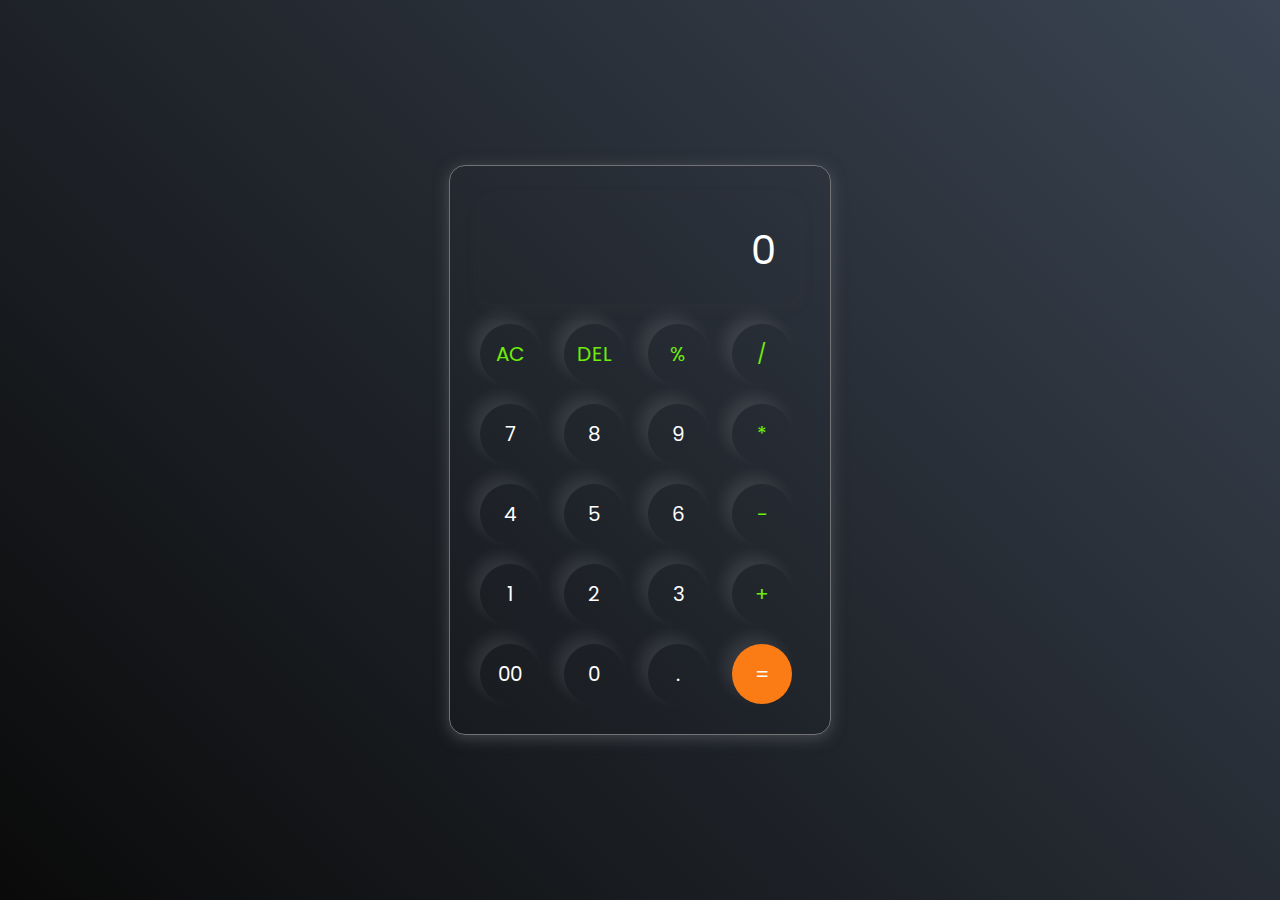
<file: Port Folio/Calculator/index.html>
<!DOCTYPE html>
<html lang="en">

<head>
    <meta charset="UTF-8">
    <meta name="viewport" content="width=device-width, initial-scale=1.0">
    <title>Calculator</title>
    <link rel="stylesheet" href="style.css">
</head>

<body>
    <div class="calculator">
        <input id="input" type="text" placeholder="0">
        <div>
            <button class="operator">AC</button>
            <button class="operator">DEL</button>
            <button class="operator">%</button>
            <button class="operator">/</button>
        </div>
        <div>
            <button>7</button>
            <button>8</button>
            <button>9</button>
            <button class="operator">*</button>
        </div>
        <div>
            <button>4</button>
            <button>5</button>
            <button>6</button>
            <button class="operator">-</button>
        </div>
        <div>
            <button>1</button>
            <button>2</button>
            <button>3</button>
            <button class="operator">+</button>
        </div>
        <div>
            <button>00</button>
            <button>0</button>
            <button>.</button>
            <button class="equal-btn">=</button>
        </div>
    </div>

<script src="script.js"></script>
</body>

</html>
</file>
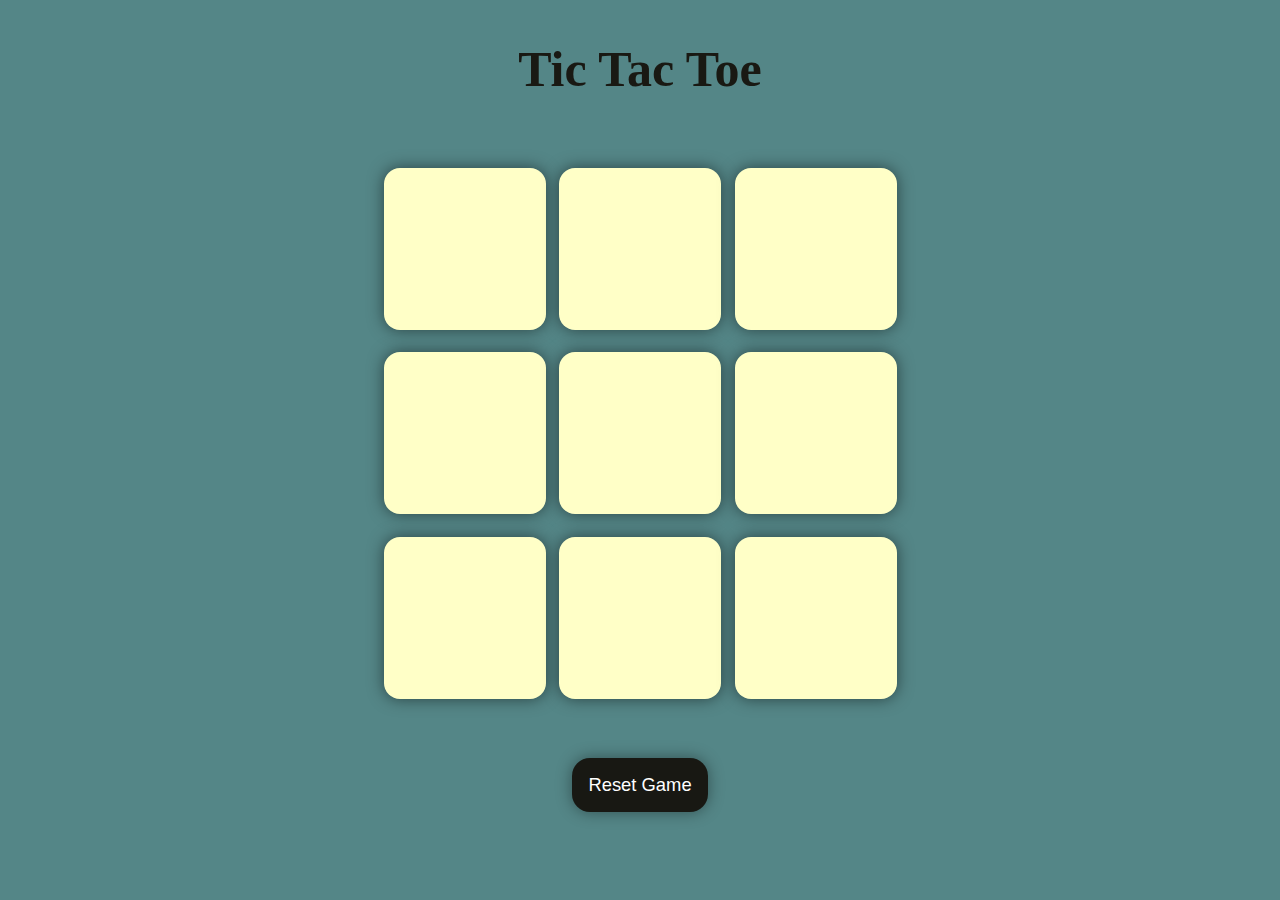
<file: Port Folio/Tic Tac Toe/index.html>
<!DOCTYPE html>
<html lang="en">

<head>
    <meta charset="UTF-8">
    <meta name="viewport" content="width=device-width, initial-scale=1.0">
    <title>Tic Tac Toe</title>
    <link rel="stylesheet" href="style.css">
</head>

<body>
    <div class="msg-container hide">
        <p id="msg">Winner</p>
        <button class="new-btn"> New Game</button>
    </div>
    <main>
        <h1>Tic Tac Toe</h1>
        <div class="container">
            <div class="gameBox">
                <button class="box"></button>
                <button class="box"></button>
                <button class="box"></button>
                <button class="box"></button>
                <button class="box"></button>
                <button class="box"></button>
                <button class="box"></button>
                <button class="box"></button>
                <button class="box"></button>
            </div>
        </div>
        <button class="reset">Reset Game</button>
    </main>
</body>
<script src="script.js"></script>
</html>
</file>
<file: Port Folio/Calculator/style.css>
@import url('https://fonts.googleapis.com/css2?family=Poppins:ital,wght@0,100;0,200;0,300;0,400;0,500;0,600;0,700;0,800;0,900;1,100;1,200;1,300;1,400;1,500;1,600;1,700;1,800;1,900&display=swap');

*{
    padding: 0;
    margin: 0;
    box-sizing: border-box;
    font-family: "Poppins", sans-serif;
}

body{
    width: 100%;
    height: 100vh;
    display: flex;
    justify-content: center;
    align-items: center;
    background: linear-gradient(45deg, #0a0a0a , #3a4452);
}

.calculator{
    border: 1px solid #717377;
    padding: 20px;
    border-radius: 16px;
    background: transparent;
    box-shadow: 0px 3px 15px rgba(113, 115 ,119, 0.5);
}

input{
    color: white;
    width: 320px;
    border: none;
    border-radius: 16px;
    padding: 24px;
    margin: 10px;
    background: transparent;
    box-shadow: 0px 3px 15px rgba(84, 84 ,84, 0.1);
    font-size: 40px;
    text-align: right;
    cursor: pointer;
}

input::placeholder{
    color: #ffffff;
}

button{
    border: none;
    width: 60px;
    height: 60px;
    margin: 10px;
    border-radius: 50%;
    background: transparent;
    color: #ffffff;
    font-size: 20px;
    box-shadow: -8px -8px 15px rgba(255, 255 ,255, 0.1);
    cursor: pointer;
}

.equal-btn{
    background-color: #fb7c14;
}

.operator{
    color: #6dee0a;
}
</file>
<file: Port Folio/Tic Tac Toe/style.css>
* {
    padding: 10px;
    margin: 0;
}

h1{
    font-size: 50px;
    color: #191913;
}

body {
    background-color: #548687;
    text-align: center;
}
.container{
    height: 70vh;
    display: flex;
    justify-content:center ;
    align-items: center;
}

.gameBox{
    height: 60vmin;
    width: 60vmin;
    display: flex;
    flex-wrap: wrap;
    justify-content: center;
    align-items: center;
    gap: 1.5vmin;
     
}

.box{
    height: 18vmin;
    width: 18vmin;
    border-radius: 1rem;
    border: none;
    box-shadow: 0 0 1rem rgba(0, 0, 0, 0.5);
    font-size: 7vmin;
    color: #b0413e;
    background-color:  #ffffc7;
}

.box:hover{
    box-shadow: 0 0 1rem #daf42fc1;
    scale: 1.06;
}

.reset{
    padding: 1rem;
    font-size: 1.15rem;
    background-color: #181813;
    color: #fff;
    border-radius: 18px;
    border: none;
    box-shadow: 0 0 1rem rgba(0, 0, 0, 0.4);
}
.new-btn{
    padding: 1rem;
    font-size: 1.15rem;
    background-color: #181813;
    color: #fff;
    border-radius: 18px;
    border: none;
    box-shadow: 0 0 1rem rgba(0, 0, 0, 0.4);
}

.reset:hover{
    scale: 1.06;
    box-shadow: 0 0 1rem rgba(218, 244, 47, 0.756);
}

#msg{
    color: #ffffc7;
    font-size: 5vmin;
}

.msg-container{
 height: 100vmin;
 display: flex;
 justify-content: center;
 align-items: center;
 flex-direction: column;
 gap: 3rem;
}

.hide{
    display: none;
}
</file>
